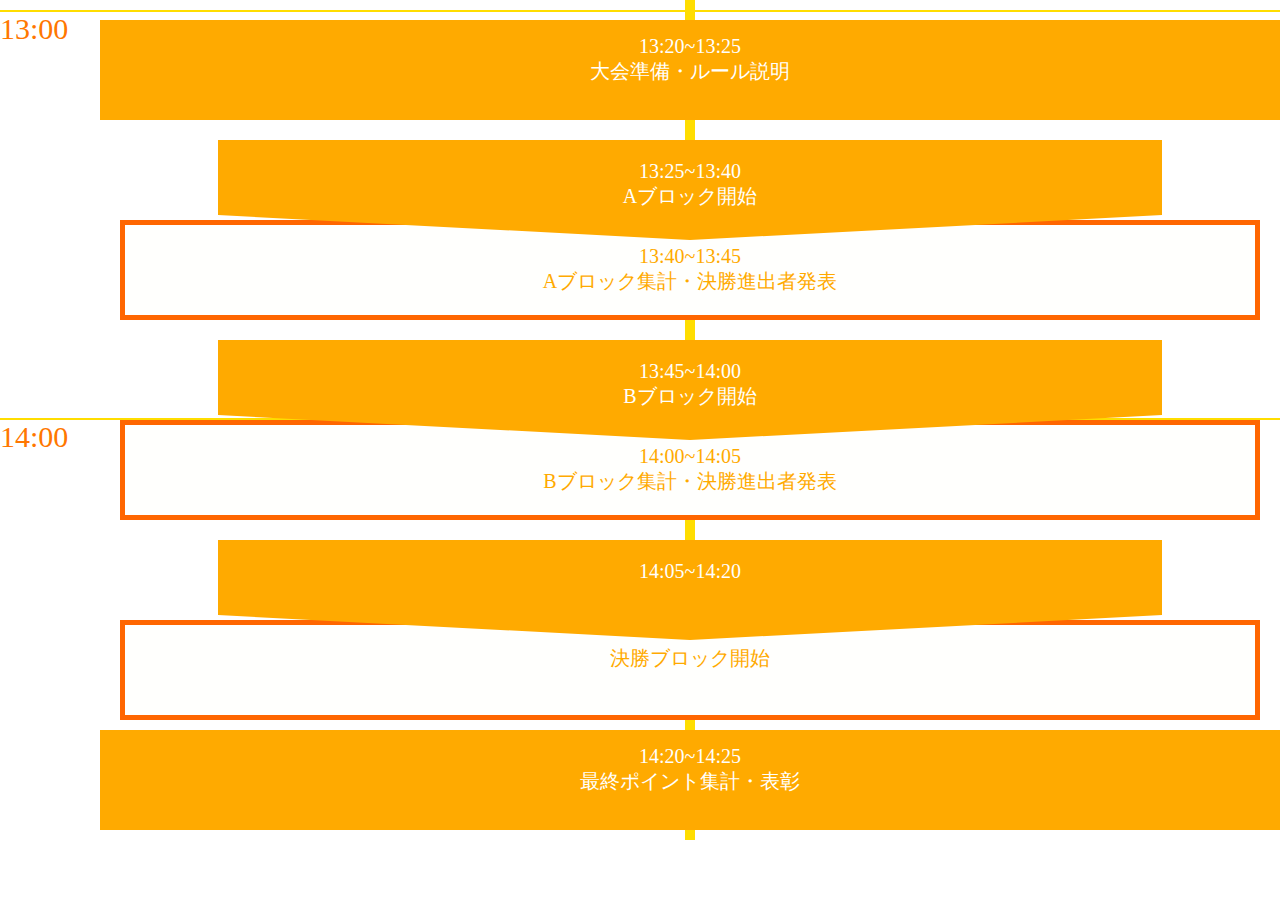
<file: assets/time_deta/time_deta_cart.html>
<!DOCTYPE html>
<html>
    <head>
        <link rel="stylesheet" href="css/time_deta_cart.css">
    </head>
    <body>
        <main>
            <div class="time_table">
                <div class="content_time">
                    <div class="time"><time datetime="13:00"></time></div>
                    <div class="time"><time datetime="14:00"></time></div>
                </div>
                <div class="incense_table">
                    <div class="main_content">
                        <div class="block_time" first_time="13:20" last_time="13:25">~</div>
                        <div class="content_detail">大会準備・ルール説明</div>
                    </div>
                    <div class="block">
                        <div class="block_content">
                            <div class="block_time" first_time="13:25" last_time="13:40">~</div>
                            <div class="content_detail">Aブロック開始</div>
                        </div>
                        <div class="block_total">
                            <div class="block_time" first_time="13:40" last_time="13:45">~</div>
                            <div class="content_detail">Aブロック集計・決勝進出者発表</div>
                        </div>
                    </div>
                    <div class="block">
                        <div class="block_content">
                            <div class="block_time" first_time="13:45" last_time="14:00">~</div>
                            <div class="content_detail">Bブロック開始</div>
                        </div>
                        <div class="block_total">
                            <div class="block_time" first_time="14:00" last_time="14:05">~</div>
                            <div class="content_detail">Bブロック集計・決勝進出者発表</div>
                        </div>
                    </div>
                    <div class="block">
                        <div class="block_content">
                            <div class="block_time" first_time="14:05" last_time="14:20">~</div>
                        </div>
                        <div class="block_total">
                            <div class="content_detail">決勝ブロック開始</div>
                        </div>
                    </div>
                    <div class="main_content end">
                        <div class="block_time" first_time="14:20" last_time="14:25">~</div>
                        <div class="content_detail">最終ポイント集計・表彰</div>
                    </div>
                </div>
            </div>
        </main>
    </body>
</html>
</file>
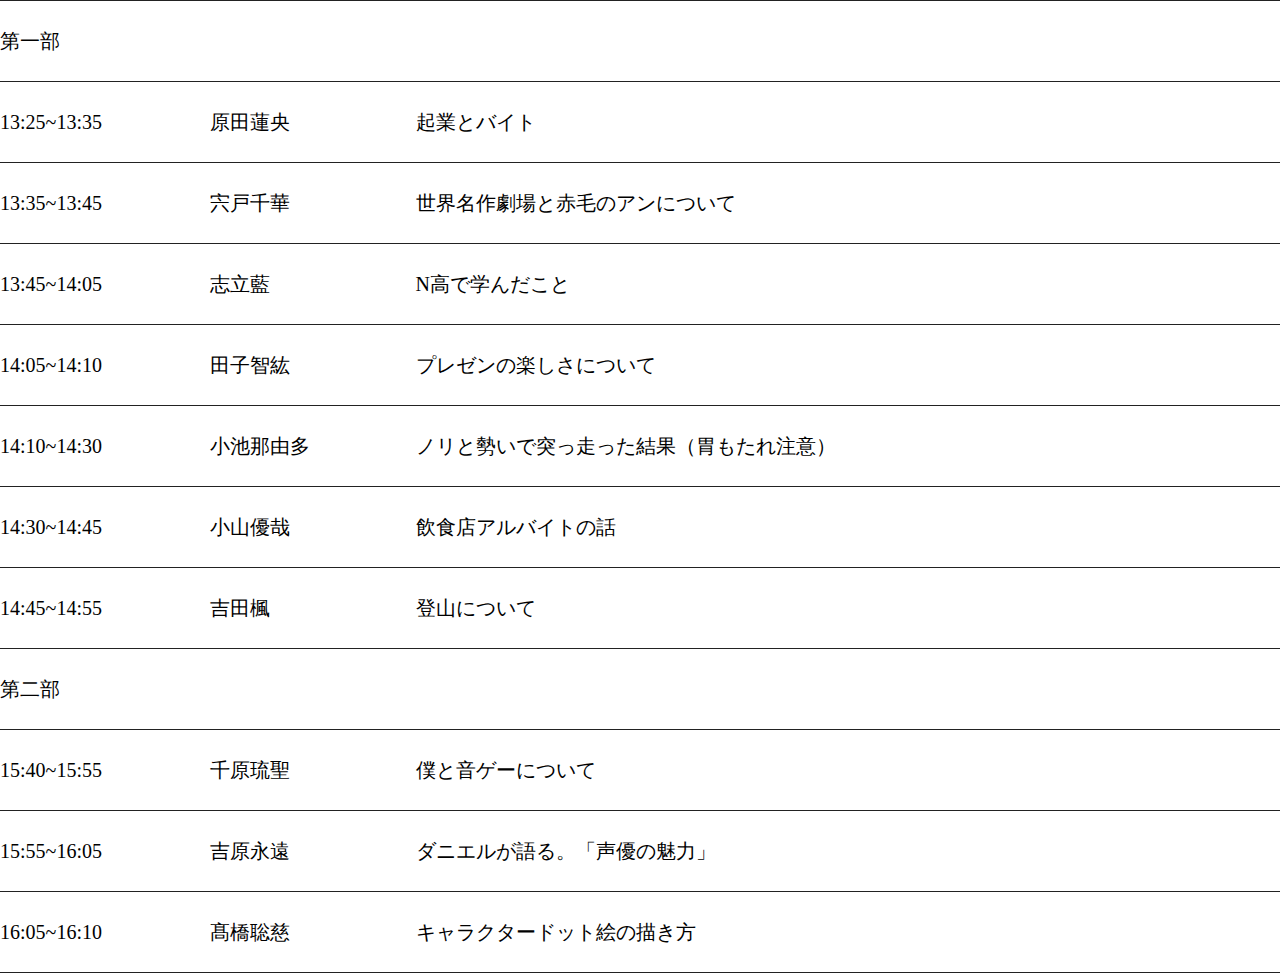
<file: assets/time_deta/time_deta_ONED.html>
<!DOCTYPE html>
<html>
    <head>
        <link rel="stylesheet" href="css/time_deta_ONED.css">
    </head>
    <body>
        <main>
            <table class="oned_table">
                <tbody>
                    <tr class="main">
                        <td colspan="5">第一部</td>
                    </tr>
                    <tr>
                        <td colspan="2" class="time"><p>13:25~13:35</p></td>
                        <td colspan="2">原田蓮央</td>
                        <td colspan="6">起業とバイト</td>
                    </tr>
                    <tr>
                        <td colspan="2" class="time"><p>13:35~13:45</p></td>
                        <td colspan="2">宍戸千華</td>
                        <td colspan="6">世界名作劇場と赤毛のアンについて</td>
                    </tr>
                    <tr>
                        <td colspan="2" class="time"><p>13:45~14:05</p></td>
                        <td colspan="2">志立藍</td>
                        <td colspan="6">N高で学んだこと</td>
                    </tr>
                    <tr>
                        <td colspan="2" class="time"><p>14:05~14:10</p></td>
                        <td colspan="2">田子智紘</td>
                        <td colspan="6">プレゼンの楽しさについて</td>
                    </tr>
                    <tr>
                        <td colspan="2" class="time"><p>14:10~14:30</p></td>
                        <td colspan="2">小池那由多</td>
                        <td colspan="6">ノリと勢いで突っ走った結果（胃もたれ注意）</td>
                    </tr>
                    <tr>
                        <td colspan="2" class="time"><p>14:30~14:45</p></td>
                        <td colspan="2">小山優哉</td>
                        <td colspan="6">飲食店アルバイトの話</td>
                    </tr>
                    <tr>
                        <td colspan="2" class="time"><p>14:45~14:55</p></td>
                        <td colspan="2">吉田楓</td>
                        <td colspan="6">登山について</td>
                    </tr>
                    <tr class="main">
                        <td colspan="5">第二部</td>
                    </tr>
                    <tr>
                        <td colspan="2" class="time"><p>15:40~15:55</p></td>
                        <td colspan="2">千原琉聖</td>
                        <td colspan="6">僕と音ゲーについて</td>
                    </tr>
                    <tr>
                        <td colspan="2" class="time"><p>15:55~16:05</p></td>
                        <td colspan="2">吉原永遠</td>
                        <td colspan="6">ダニエルが語る。「声優の魅力」</td>
                    </tr>
                    <tr>
                        <td colspan="2" class="time"><p>16:05~16:10</p></td>
                        <td colspan="2">髙橋聡慈</td>
                        <td colspan="6">キャラクタードット絵の描き方</td>
                    </tr>
                </tbody>
            </table>
        </main>
    </body>
</html>
</file>
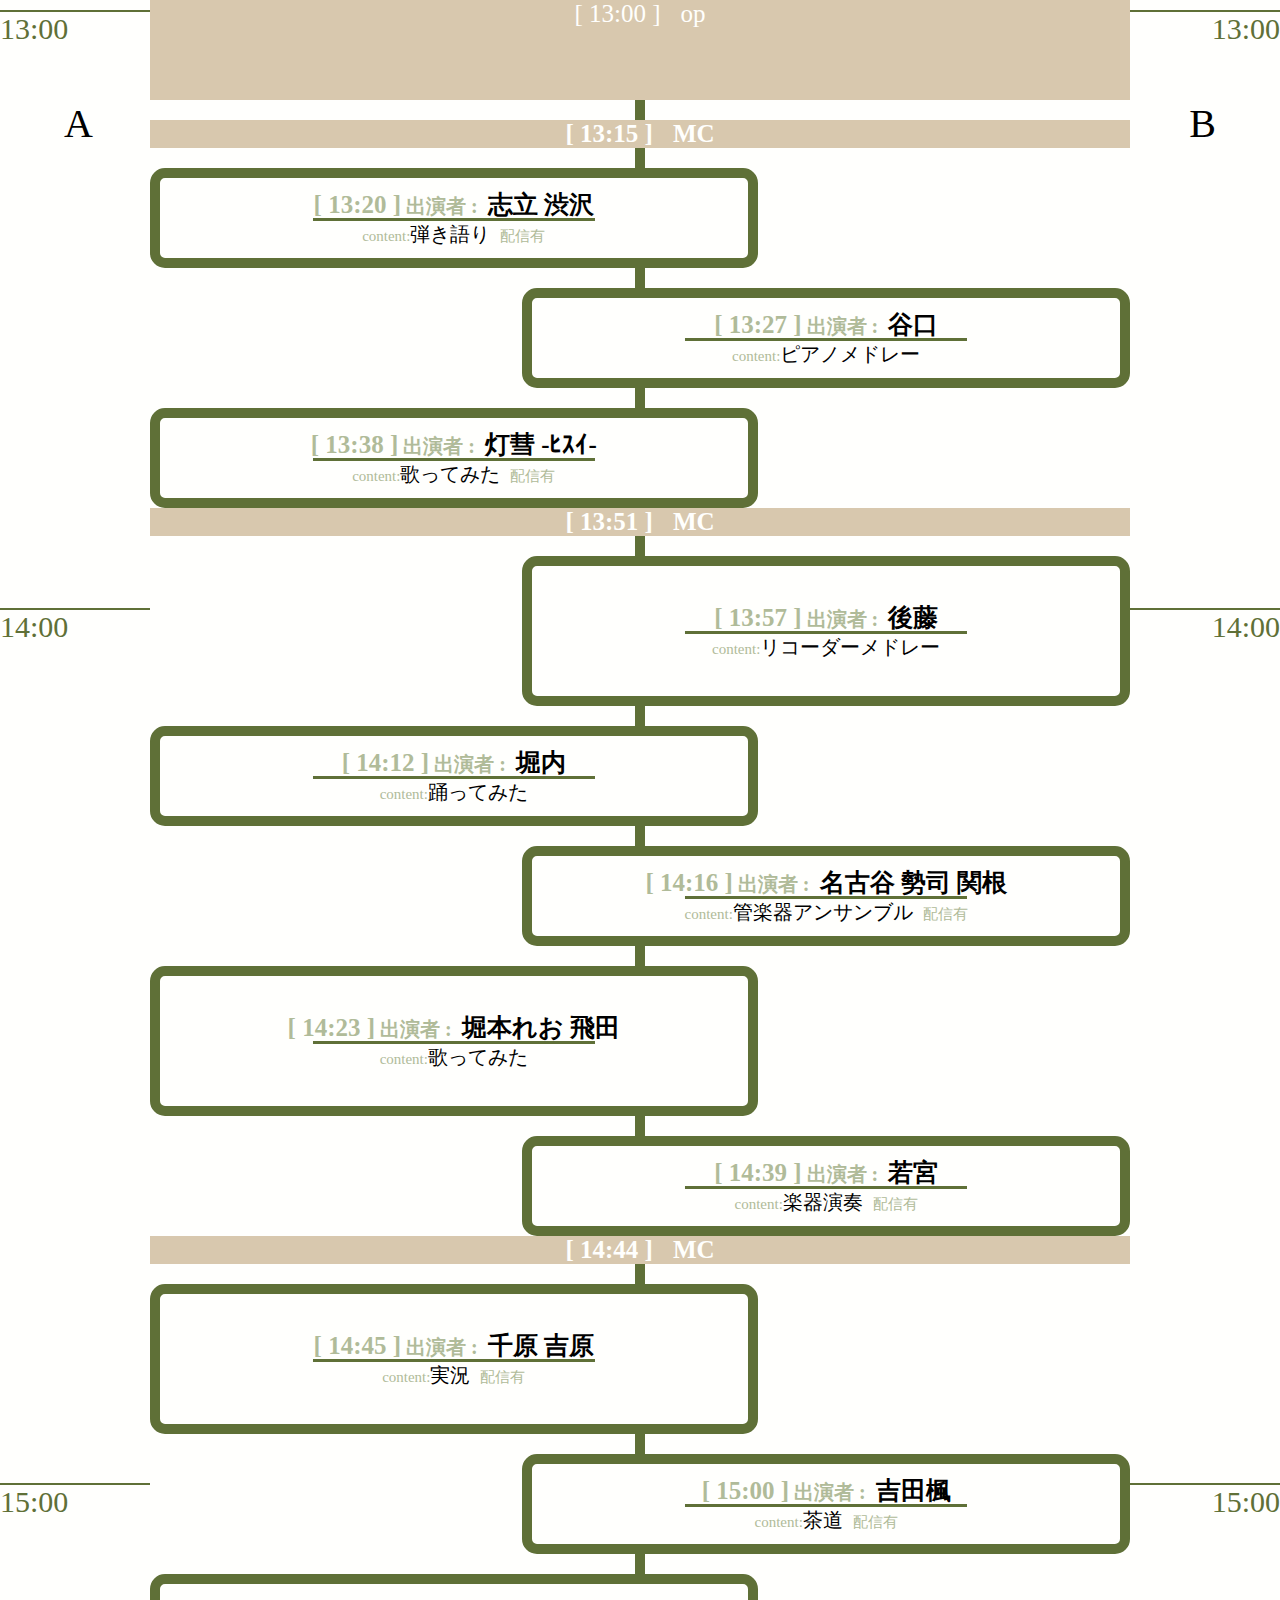
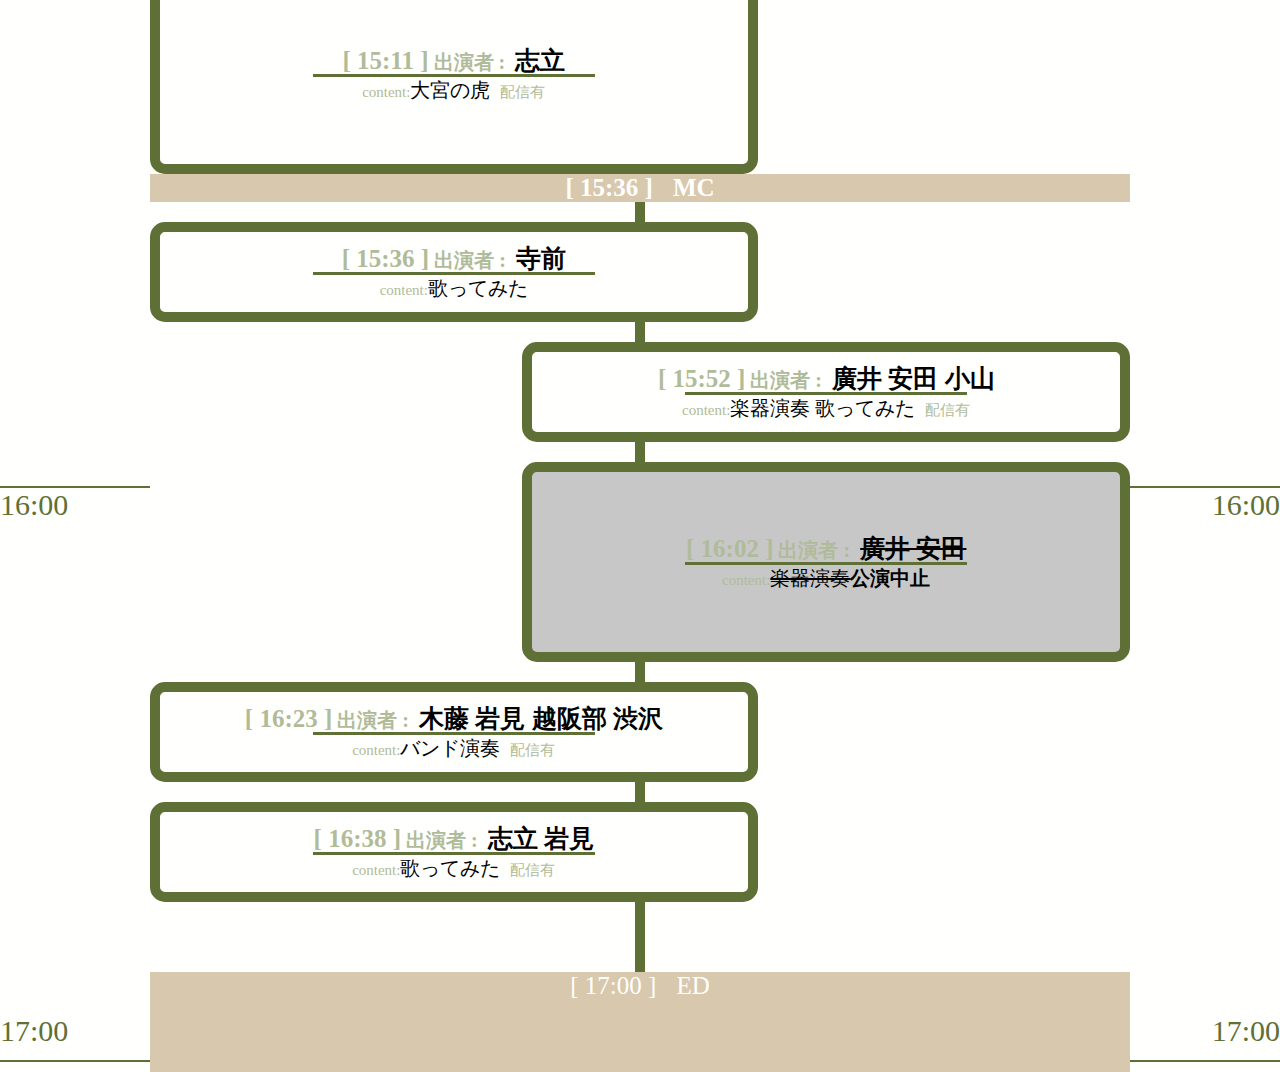
<file: assets/time_deta/time_deta_stage.html>
<!DOCTYPE html>
<html lang="ja">
    <head>
        <meta charset="UTF-8">
        <meta name="viewport" content="width=device-width, initial-scale=1.0" />
        <title>大宮キャンフェス2022タイムスケジュール_データ</title>
        <link rel="stylesheet" href="css/time_deta_stage.css">
    </head>
    <body>
        <!--cssが表記されてない場合はcss/time_deta.cssになっているか確認-->
        <div class="time_table">
            <div class="content_time">
                <div class="time"><time datetime="13:00"></time></div>
                <div class="time"><time datetime="14:00"></time></div>
                <div class="time"><time datetime="15:00"></time></div>
                <div class="time"><time datetime="16:00"></time></div>
                <div class="time"><time datetime="17:00"></time></div>
            </div>
            <div class="incense_table">
                <div id="top" class="mc_content"><span time_deta="13:00"></span></div>
                <div id="main_content">
                    <article class="mc_content">
                        <h2 class="mc_title" time_deta="13:15"></h2>
                    </article>
                    <article class="content size_2 content_detail">
                        <div class="line_content">
                            <h2 class="table_title" time_deta="13:20"><span><br>志立 渋沢</span></h2>
                            <p class="table_content Webcast">弾き語り</p>
                        </div>
                    </article>
                    <article class="content size_2 content_detail Bstage">
                        <div class="line_content">
                            <h2 class="table_title" time_deta="13:27"><span><br>谷口</span></h2>
                            <p class="table_content">ピアノメドレー</p>
                        </div>
                    </article>
                    <article class="content size_2 content_detail">
                        <div class="line_content">
                            <h2 class="table_title" time_deta="13:38"><span><br>灯彗 -ﾋｽｲ-</span></h2>
                            <p class="table_content Webcast">歌ってみた</p>
                        </div>
                    </article>
                    <article class="mc_content">
                        <h2 class="mc_title" time_deta="13:51"></h2>
                    </article>
                    <article class="content size_3 content_detail Bstage">
                        <div class="line_content">
                            <h2 class="table_title" time_deta="13:57"><span><br>後藤</span></h2>
                            <p class="table_content">リコーダーメドレー</p>
                        </div>
                    </article>
                    <article class="content size_2 content_detail">
                        <div class="line_content">
                            <h2 class="table_title" time_deta="14:12"><span><br>堀内</span></h2>
                            <p class="table_content">踊ってみた</p>
                        </div>
                    </article>
                    <article class="content size_2 content_detail Bstage">
                        <div class="line_content">
                            <h2 class="table_title" time_deta="14:16"><span><br>名古谷 勢司 関根</span></h2>
                            <p class="table_content Webcast">管楽器アンサンブル</p>
                        </div>
                    </article>
                    <article class="content size_3 content_detail">
                        <div class="line_content">
                            <h2 class="table_title" time_deta="14:23"><span><br>堀本れお 飛田</span></h2>
                            <p class="table_content">歌ってみた</p>
                        </div>
                    </article>
                    <article class="content size_2 content_detail Bstage">
                        <div class="line_content">
                            <h2 class="table_title" time_deta="14:39"><span><br>若宮</span></h2>
                            <p class="table_content Webcast">楽器演奏</p>
                        </div>
                    </article>
                    <article class="mc_content">
                        <h2 class="mc_title" time_deta="14:44"></h2>
                    </article>
                    <article class="content size_3 content_detail">
                        <div class="line_content">
                            <h2 class="table_title" time_deta="14:45"><span><br>千原 吉原</span></h2>
                            <p class="table_content Webcast">実況</p>
                        </div>
                    </article>
                    <article class="content size_2 content_detail Bstage">
                        <div class="line_content">
                            <h2 class="table_title" time_deta="15:00"><span><br>吉田楓</span></h2>
                            <p class="table_content Webcast">茶道</p>
                        </div>
                    </article>
                    <article class="content size_4 content_detail">
                        <div class="line_content">
                            <h2 class="table_title" time_deta="15:11"><span><br>志立</span></h2>
                            <p class="table_content Webcast">大宮の虎</p>
                        </div>
                    </article>
                    <article class="mc_content">
                        <h2 class="mc_title" time_deta="15:36"></h2>
                    </article>
                    <article class="content size_2 content_detail">
                        <div class="line_content">
                            <h2 class="table_title" time_deta="15:36"><span><br>寺前</span></h2>
                            <p class="table_content">歌ってみた</p>
                        </div>
                    </article>
                    <article class="content size_2 content_detail Bstage">
                        <div class="line_content">
                            <h2 class="table_title" time_deta="15:52"><span><br>廣井 安田 小山</span></h2>
                            <p class="table_content Webcast">楽器演奏 歌ってみた</p>
                        </div>
                    </article>
                    <article class="content size_4 content_detail Bstage" style="background-color:#c7c7c7;">
                        <div class="line_content">
                            <h2 class="table_title" time_deta="16:02"><span><br><s>廣井 安田</s></span></h2>
                            <p class="table_content"><s>楽器演奏</s><b>公演中止</b></p>
                        </div>
                    </article>
                    <article class="content size_2 content_detail">
                        <div class="line_content">
                            <h2 class="table_title" time_deta="16:23"><span><br>木藤 岩見 越阪部 渋沢</span></h2>
                            <p class="table_content Webcast">バンド演奏</p>
                        </div>
                    </article>
                    <article class="content size_2 content_detail">
                        <div class="line_content">
                            <h2 class="table_title" time_deta="16:38"><span><br>志立 岩見</span></h2>
                            <p class="table_content Webcast">歌ってみた</p>
                        </div>
                    </article>
                </div>
                <div id="end" class="mc_content"><span time_deta="17:00"></span></div>
            </div>
            <div class="content_time right">
                <div class="time"><time datetime="13:00"></time></div>
                <div class="time"><time datetime="14:00"></time></div>
                <div class="time"><time datetime="15:00"></time></div>
                <div class="time"><time datetime="16:00"></time></div>
                <div class="time"><time datetime="17:00"></time></div>
            </div>
        </div>
    </body>
</html>
</file>
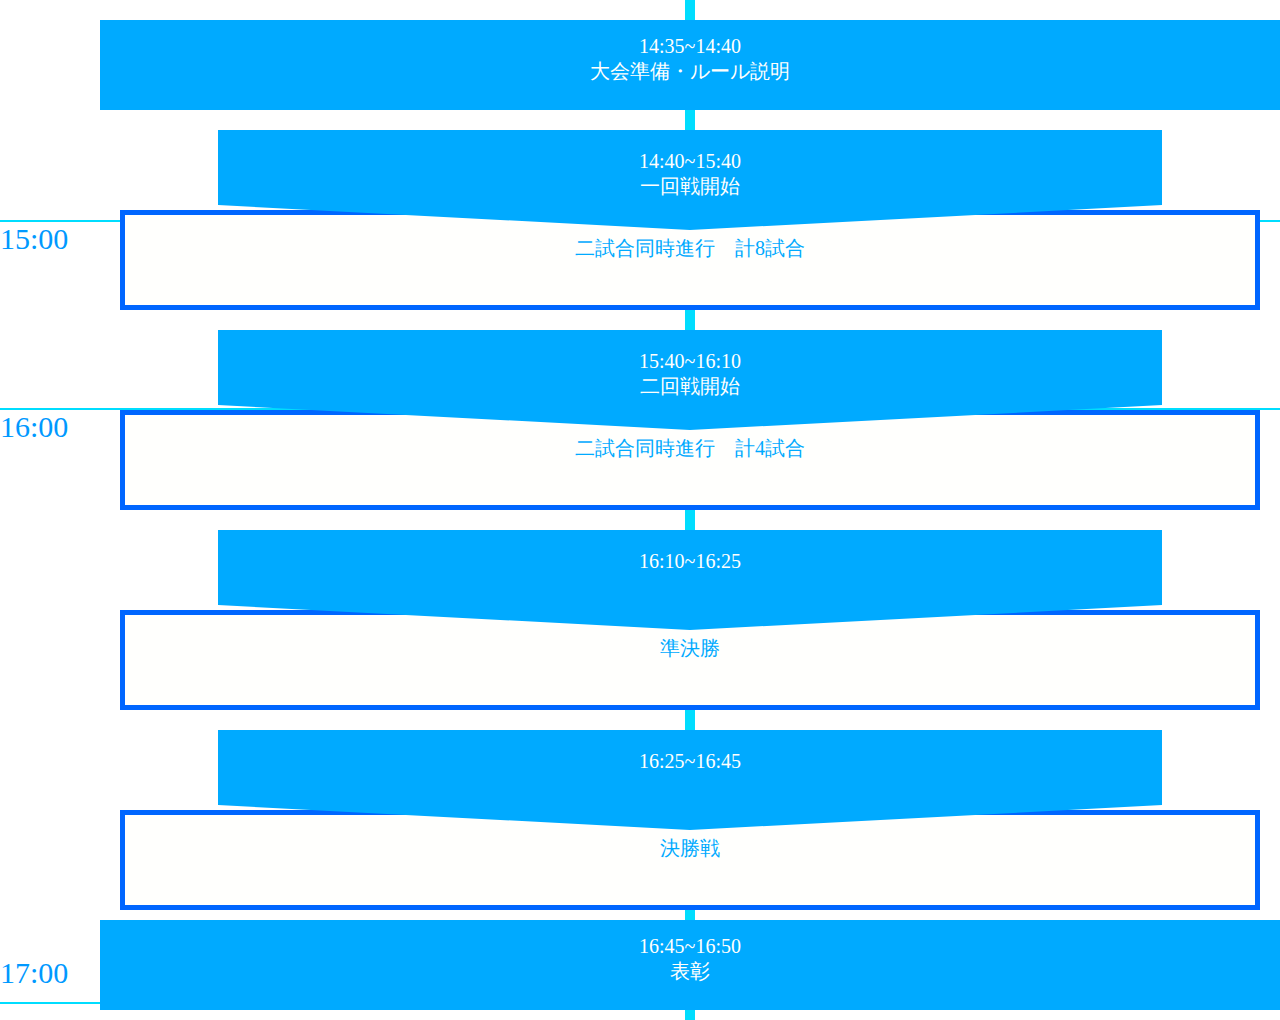
<file: assets/time_deta/time_deta_sumabura.html>
<!DOCTYPE html>
<html>
    <head>
        <link rel="stylesheet" href="css/time_deta_sumabura.css">
    </head>
    <body>
        <main>
            <div class="time_table">
                <div class="content_time">
                    <div class="time"><time datetime="15:00"></time></div>
                    <div class="time"><time datetime="16:00"></time></div>
                    <div class="time"><time datetime="17:00"></time></div>
                </div>
                <div class="incense_table">
                    <div class="main_content">
                        <div class="block_time" first_time="14:35" last_time="14:40">~</div>
                        <div class="content_detail">大会準備・ルール説明</div>
                    </div>
                    <div class="block">
                        <div class="block_content">
                            <div class="block_time" first_time="14:40" last_time="15:40">~</div>
                            <div class="content_detail">一回戦開始</div>
                        </div>
                        <div class="block_total">
                            <div class="content_detail">二試合同時進行　計8試合</div>
                        </div>
                    </div>
                    <div class="block">
                        <div class="block_content">
                            <div class="block_time" first_time="15:40" last_time="16:10">~</div>
                            <div class="content_detail">二回戦開始</div>
                        </div>
                        <div class="block_total">
                            <div class="content_detail">二試合同時進行　計4試合</div>
                        </div>
                    </div>
                    <div class="block">
                        <div class="block_content">
                            <div class="block_time" first_time="16:10" last_time="16:25">~</div>
                        </div>
                        <div class="block_total">
                            <div class="content_detail">準決勝</div>
                        </div>
                    </div>
                    <div class="block">
                        <div class="block_content">
                            <div class="block_time" first_time="16:25" last_time="16:45">~</div>
                        </div>
                        <div class="block_total">
                            <div class="content_detail">決勝戦</div>
                        </div>
                    </div>
                    <div class="main_content end">
                        <div class="block_time" first_time="16:45" last_time="16:50">~</div>
                        <div class="content_detail">表彰</div>
                    </div>
                </div>
            </div>
        </main>
    </body>
</html>
</file>
<file: assets/time_deta/css/time_deta_cart.css>
* {
    margin: 0;
    padding: 0;
}
body {
    width: calc(100vw - calc(100vw - 100%));
}
.time_table {
    position: relative;
    width: calc(100vw - calc(100vw - 100%));
    height: 820px;
}
.content_time {
    position: absolute;
    width: 100%;
    min-width: 150px;
    height: 100%;
    z-index: 1;
}
.time {
    width: 100%;
    height: 46px;
}
.time time::after {
    content: attr(datetime)"";
    color: #ff7700;
    font-size: 30px;
    width: 50px;
}
.time {
    border-top: solid 2px #ffdd00;
}
.time:first-child {
    margin-top: 10px;
}
.time:last-child {
    margin-top: 360px;
}
.incense_table {
    position: absolute;
    width: calc(100% - 100px);
    height: 100%;
    padding-top: 20px;
    display: flex;
    flex-direction: column;
    right: 0;
    z-index: 2;
}
.incense_table::before {
    content: "";
    position: absolute;
    top: 0;
    bottom: 0;
    width: 10px;
    background: #ffdd00;
    left: 50%;
    margin-left: -10px;
    transform: translateX(50%);
    z-index: 1;
}
.incense_table * {
    position: relative;
    text-align: center;
    color: #fffffd;
    font-size: 20px;
}
.block_time::before {
    content: attr(first_time)"";
}
.block_time::after {
    content: attr(last_time)"";
}
.main_content {
    width: 100%;
    height: 100px;
    background-color: #ffaa00;
    z-index: 5;
}
.main_content .block_time{
    padding-top: 15px;
}
.block {
    margin-top: 20px;
}
.block_content {
    position: absolute;
    box-sizing: border-box;
    padding-top: 20px;
    width: 100%;
    height: 100px;
    clip-path: polygon(10% 0,90% 0,90% 75%,50% 100%,10% 75%);
    z-index: 5;
}
.block_content {
    background-color: #ffaa00;
}
.block_total {
    margin-top: 80px;
    margin-left: 20px;
    margin-right: 20px;
    box-sizing: border-box;
    height: 100px;
    padding-top: 20px;
    background-color: #fffffd;
    z-index: 4;
}
.block_total {
    border: solid 5px #ff6600;
}
.block_total * {
    color: #ffaa00;
}
.end {
    margin-top: 10px;
    margin-bottom: 10px;
}
@media screen and (max-width:900px) {
    .block_total * {
        font-size: 15px;
    }
}
</file>
<file: assets/time_deta/css/time_deta_ONED.css>
/*11/24番*/
* {
    margin: 0;
    padding: 0;
}
.oned_table {
    width: 100%;
    margin: 0 auto;
    border-collapse: collapse;
}
.oned_table td {
    font-size: 20px;
    padding: 20px 0;
    height: 40px;
}
.time p {
    position: relative;
}
.oned_table tr:first-child {
    border-top: 1px #222 solid;
}
.oned_table tr {
    border-bottom: 1px #222 solid;
}
@media screen and (max-width:760px) {
    .oned_table td {
        font-size: 15px;
    }
    .oned_table td:nth-child(2)::before {
        margin-right: 10px;
    }
}
@media screen and (max-width:600px) {
    .oned_table td {
        font-size: 15px;
    }
}
</file>
<file: assets/time_deta/css/time_deta_stage.css>
/*11/24番*/
* {
    margin: 0;
    padding: 0;
}

.time_table {
    width: calc(100vw - calc(100vw - 100%));
    background-color: #fffffd;
    display: flex;
    position: relative;
}

.time_table::before,
.time_table::after {
    position: absolute;
    top: 100px;
    font-size: 40px;
    z-index: 20;
    background-color: #fffffd;
    border-radius: 20px;
}

.time_table::before {
    content: "A";
    left: 5%;
}

.time_table::after {
    content: "B";
    right: 5%;
}

.content_time {
    width: 10%;
    min-width: 150px;
}

.time {
    width: 100%;
    height: 46px;
}

.time time::after {
    content: attr(datetime)"";
    color: #5f7037;
    font-size: 30px;
    width: 50px;
}

.time:not(:last-child) {
    border-top: solid 2px #5f7037;
}

.time:first-child {
    margin-top: 10px;
}

.time:nth-child(2) {
    margin-top: 550px;
}

.time:nth-child(3) {
    margin-top: 827px;
}

.time:nth-child(4) {
    margin-top: 555px;
}

.time:last-child {
    border-bottom: solid 2px #5f7037;
    margin-top: 480px;
    margin-bottom: 10px;
}

.right {
    text-align: right;
}

.incense_table {
    width: 80%;
    position: relative;
}

.incense_table::before {
    content: "";
    position: absolute;
    top: 0;
    bottom: 0;
    width: 10px;
    background: #5f7037;
    left: 50%;
    margin-left: -10px;
    transform: translateX(50%);
    z-index: 1;
}

#top {
    position: absolute;
    top: 0;
    width: 100%;
    height: 100px;
}

#top span::after {
    content: "op";
    margin-left: 20px;
}

#end {
    position: absolute;
    bottom: 0;
    width: 100%;
    height: 100px;
}

#end span::after {
    content: "ED";
    margin-left: 20px;
}

#main_content {
    position: absolute;
    top: 100px;
    width: 100%;
    height: calc(100% - 200px);
    /* タイムテーブル内、スマホ表示時に縦幅を上げて解決するためにCSS変数を設定→margin-topもずらすのきついだろ */
    --magnification: 1;
}

#top,
#end,
#main_content {
    z-index: 3;
    text-align: center;
    font-size: 25px;
}

#top span::before,
#end span::before {
    content: "[ " attr(time_deta)"" " ]";
}

.content {
    margin-top: 20px;
    width: 62%;
    border: solid 10px #5f7037;
    box-sizing: border-box;
    background-color: #fffffd;
    border-radius: 15px;
}

.content:hover {
    width: calc(62% + 20px);
}

.mc_content {
    background: #D8C8AE;
    width: 100%;
    color: #fffffd;
}

article .mc_content {
    height: calc(50px * var(--magnification));
}

.size_2 {
    height: calc(100px * var(--magnification));
}

.size_2:hover {
    height: calc(120px * var(--magnification));
}

.size_3 {
    height: calc(150px * var(--magnification));
}

.size_3:hover {
    height: calc(170px * var(--magnification));
}

.size_4 {
    height: calc(200px * var(--magnification));
}

.size_4:hover {
    height: calc(220px * var(--magnification));
}

.content_detail {
    text-align: center;

}

.table_title {
    font-size: 25px;
    position: relative;
}

.table_title::before {
    margin-right: 5px;
    content: "[ " attr(time_deta)"" " ]";
    color: #b0bb99;
    font-size: 25px;
}

.table_title span::before {
    margin-right: 10px;
    content: "出演者 :";
    font-size: 20px;
    color: #b0bb99;
}

@media screen and (max-width:720px) {

    h2.table_title span::before {
        content: "";
    }

    p.table_content::before {
        content: "";
    }

    h2.table_title::before {
        margin-right: 0px;
    }

    h2.table_title {
        font-size: 14px;
        line-height: 24px;
    }

    p.table_content {
        font-size: 12px;
    }

    p.Webcast::after {
        font-size: 10px;
        margin-left: 0px;
        content: "🌐";
    }
}

.table_title::after {
    content: "";
    position: absolute;
    background-color: #5f7037;
    width: 60%;
    height: 3px;
    left: 50%;
    bottom: 0;
    transform: translateX(-50%);
}

.mc_title::before {
    content: "[ " attr(time_deta)"" " ]";
    margin-right: 10px;
}

.mc_title {
    font-size: 25px;
    text-align: center;
}

.mc_title::after {
    margin-left: 10px;
    content: "MC";
}

.Bstage {
    margin-right: 0;
    margin-left: auto;
}

article:first-child {
    margin-top: 20px;
}

.table_content {
    font-size: 20px;
}

.table_content::before {
    content: "content:";
    font-size: 15px;
    color: #b0bb99;
}

.Webcast::after {
    margin-left: 10px;
    content: "配信有";
    font-size: 15px;
    color: #b0bb99;
}

article {
    display: flex;
    justify-content: center;
    align-items: center;
}

.table_title span br {
    display: none;
}

.line_content {
    width: 80%;
}

@media screen and (max-width:1260px) {

    .table_title,
    .table_title::before {
        font-size: 20px;
    }

    .content_time {
        width: 100px;
        min-width: 100px;
    }

    .time {
        width: 100px;
        margin-left: 0;
        margin-right: 0;
    }

    .incense_table {
        width: calc(100% - 200px);
    }

    .line_content {
        width: 95%;
    }
}

@media screen and (max-width:900px) {

    .table_title,
    .table_content {
        font-size: 18px;
    }

    .table_title span br {
        display: block;
    }

    .table_title::before {
        font-size: 15px;
    }

    .table_title::after {
        width: 80%;
    }

    .content_time {
        min-width: 60px;
        width: 60px;
    }

    .time {
        width: 60px;
        margin-left: 0;
        margin-right: 0;
        padding-top: 20px;
        height: 26px;
    }

    .time time::after {
        font-size: 20px;
    }

    .incense_table {
        width: calc(100% - 120px);
    }

    .content {
        margin-top: 20px;
        width: 80%;
        border: solid 10px #5f7037;
        box-sizing: border-box;
        background-color: #fffffd;
        border-radius: 15px;
    }

    .content:hover {
        width: calc(80% + 20px);
    }
}
</file>
<file: assets/time_deta/css/time_deta_sumabura.css>
* {
    margin: 0;
    padding: 0;
}
body {
    width: calc(100vw - calc(100vw - 100%));
}
.time_table {
    position: relative;
    width: calc(100vw - calc(100vw - 100%));
    height: 1000px;
}
.content_time {
    position: absolute;
    width: 100%;
    min-width: 150px;
    height: 100%;
    z-index: 1;
}
.time {
    width: 100%;
    height: 46px;
}
.time time::after {
    content: attr(datetime)"";
    color: #0099FF;
    font-size: 30px;
    width: 50px;
}
.time:not(:last-child) {
    border-top: solid 2px #00ddff;
}
.time:first-child {
    margin-top: 220px;
}
.time:nth-child(2) {
    margin-top: 140px;
}
.time:last-child {
    margin-top: 500px;
    border-bottom: solid 2px #00ddff;
}
.incense_table {
    position: absolute;
    width: calc(100% - 100px);
    height: 100%;
    padding-top: 20px;
    display: flex;
    flex-direction: column;
    right: 0;
    z-index: 2;
}
.incense_table::before {
    content: "";
    position: absolute;
    top: 0;
    bottom: 0;
    width: 10px;
    background: #00ddFF;
    left: 50%;
    margin-left: -10px;
    transform: translateX(50%);
    z-index: 1;
}
.incense_table * {
    position: relative;
    text-align: center;
    color: #fffffd;
    font-size: 20px;
}
.block_time::before {
    content: attr(first_time)"";
}
.block_time::after {
    content: attr(last_time)"";
}
.main_content {
    width: 100%;
    height: 100px;
    background-color: #00aaff;
    z-index: 5;
}
.main_content .block_time{
    padding-top: 15px;
}
.block {
    margin-top: 20px;
}
.block_content {
    position: absolute;
    box-sizing: border-box;
    padding-top: 20px;
    width: 100%;
    height: 100px;
    clip-path: polygon(10% 0,90% 0,90% 75%,50% 100%,10% 75%);
    z-index: 5;
}
.block_content {
    background-color: #00aaff;
}
.block_total {
    margin-top: 80px;
    margin-left: 20px;
    margin-right: 20px;
    box-sizing: border-box;
    height: 100px;
    padding-top: 20px;
    background-color: #fffffd;
    z-index: 4;
}
.block_total {
    border: solid 5px #0066ff;
}
.block_total * {
    color: #00aaff;
}
.end {
    margin-top: 10px;
    margin-bottom: 10px;
}
</file>
